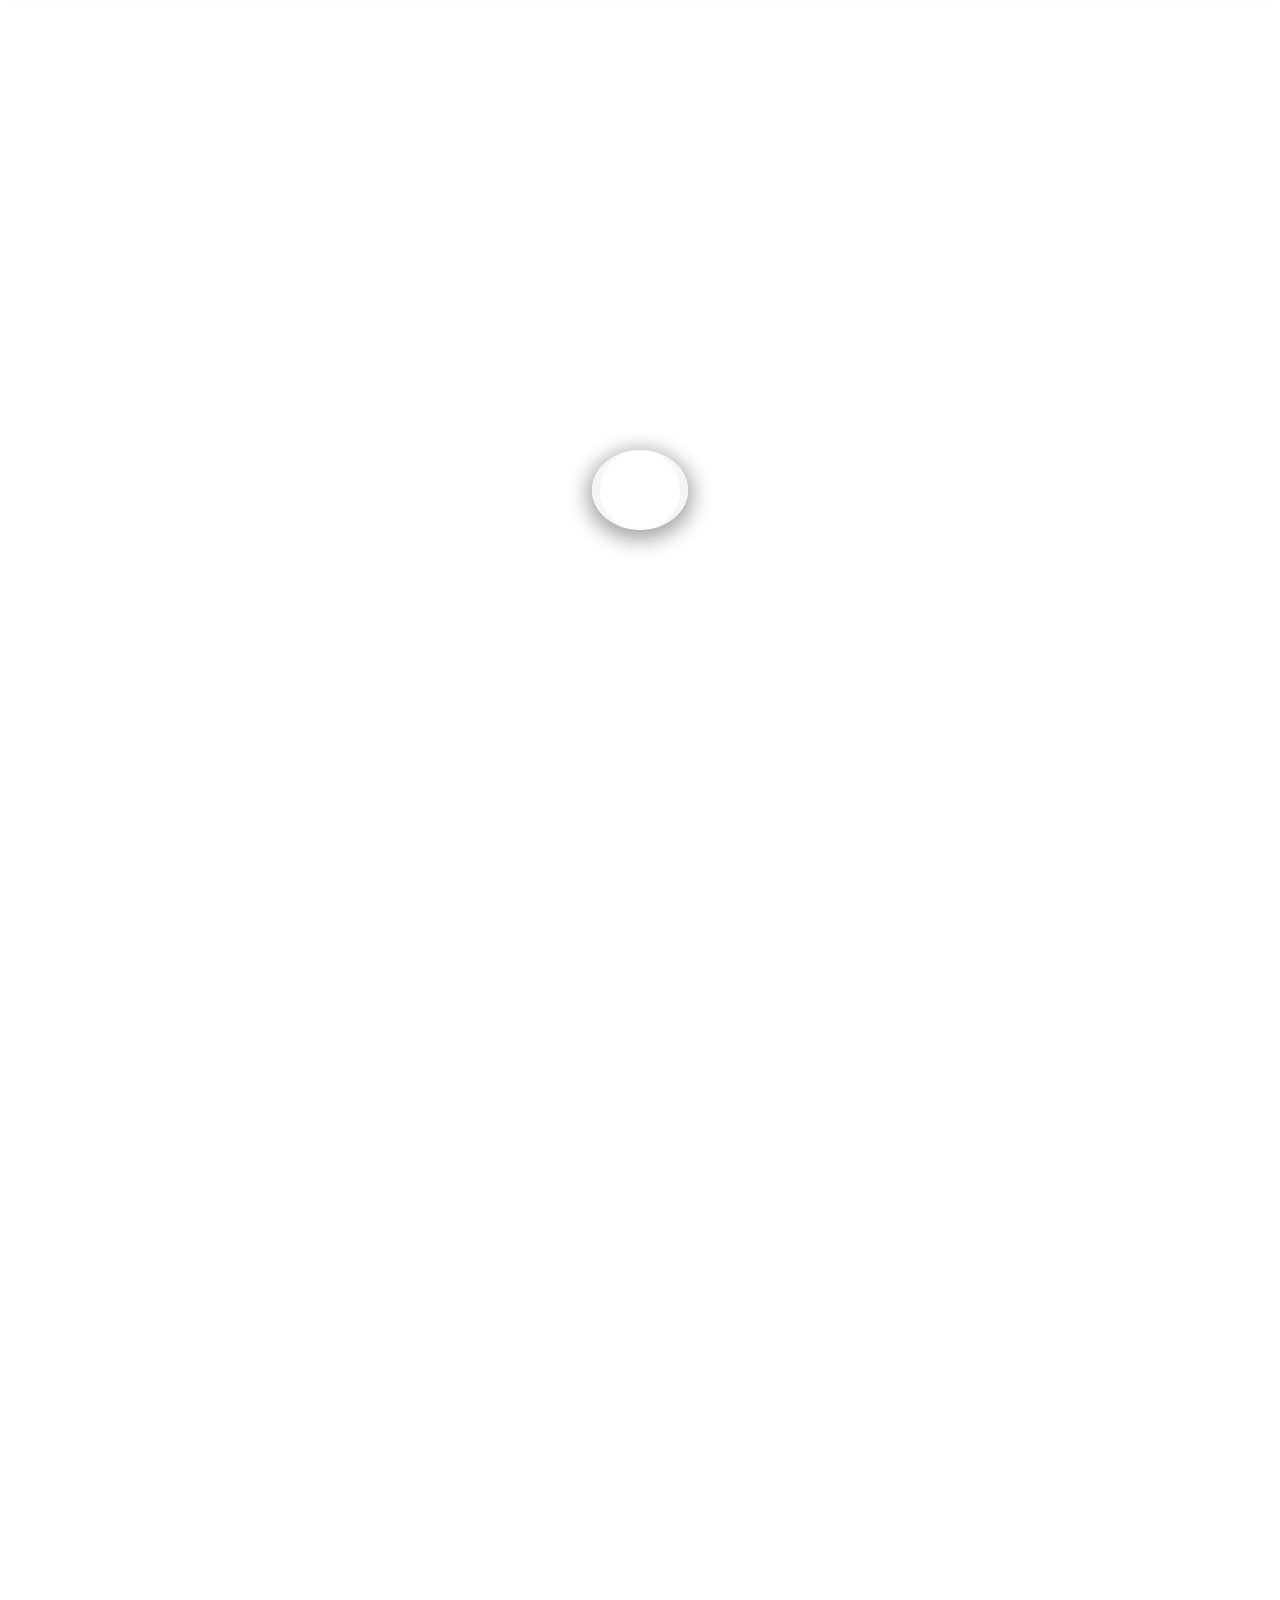
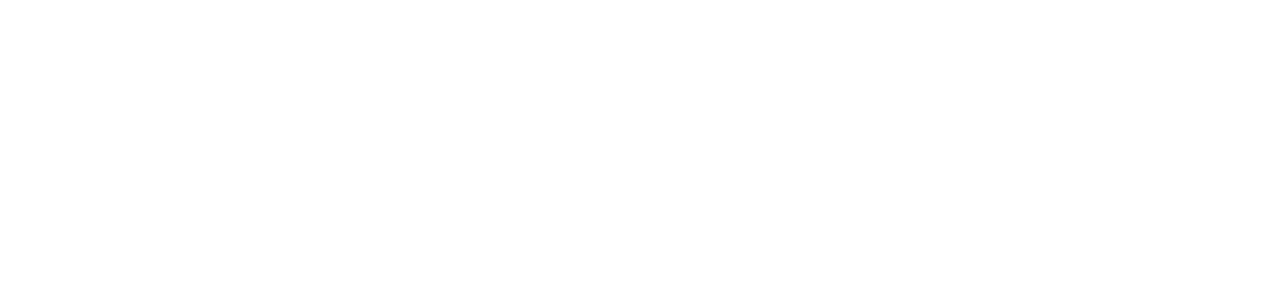
<file: index.html>
<!DOCTYPE html>
<html lang="fr">

<head>
    <meta charset="UTF-8">
    <meta name="viewport" content="width=device-width, initial-scale=1">
    <link rel="stylesheet" type="text/css" href="./css/style.css">
    <title>ohmyfood</title>
    <link rel="preconnect" href="https://fonts.googleapis.com">
    <link rel="preconnect" type="text/css" href="https://fonts.gstatic.com" crossorigin>
    <link href="https://fonts.googleapis.com/css2?family=Raleway:wght@400;500;700&display=swap" rel="stylesheet">
    <link rel="stylesheet" type="text/css"
        href="https://cdnjs.cloudflare.com/ajax/libs/font-awesome/6.2.1/css/all.min.css"
        integrity="sha512-MV7K8+y+gLIBoVD59lQIYicR65iaqukzvf/nwasF0nqhPay5w/9lJmVM2hMDcnK1OnMGCdVK+iQrJ7lzPJQd1w=="
        crossorigin="anonymous" referrerpolicy="no-referrer" />
    <link rel="preconnect" href="https://fonts.googleapis.com">
    <link rel="preconnect" type="text/css" href="https://fonts.gstatic.com" crossorigin>
    <link href="https://fonts.googleapis.com/css2?family=Bigelow+Rules&display=swap" rel="stylesheet">

</head>

<!-- /************** HEADER *****************/ -->

<body>
    <header>
            <div class="spinner_back">
                <div class="spinner"></div>
            </div>
            <div class="container-logo first">
                <img class="logo" src="images/logo/ohmyfood.png" alt="logo">
            </div>
            <div class="adress"><i class="fa-solid fa-location-dot fa-lg"></i>Paris, Belleville</div>
    </header>

    <!-- /************ info ***************/ -->
    <main>
        <div class="info">
            <h1>Réservez le menu qui vous convient</h1>
            <h2 class="title-info">Découvrez des restaurant d'exception, sélectionnés par nos soins.</h2>
            <a class="purple-button" href="">Explorer nos restaurants</a>
        </div>

        <!-- ***************** Fonctionnement ****************** -->
        <div class="fonction">
            <h3>Fonctionnement</h3>
            <div class="fonc-card">
                <article class="card">
                    <p class="little">1</p>
                    <i class="fa-solid fa-mobile-screen-button"></i>
                    <a href="">Choisissez un restaurant</a>
                </article>
                <article class="card">
                    <p class="little">2</p>
                    <i class="fa-solid fa-list-ul"></i>
                    <a href="">Composez votre menu</a>
                </article>
                <article class="card">
                    <p class="little">3</p>
                    <i class="fa-solid fa-store"></i>
                    <a href="">Dégustez au restaurant</a>
                </article>
            </div>
        </div>
        <!-- *****************$ Restaurants *********************** -->
        <div class="rest">
            <h3 class="title-rest">Restaurants</h3>
            <div class="restaurant">
                <div class="rest-card">
                    <article class="card">
                        <a href="La-palette-du-gout.html">
                            <p class="nouveau">Nouveau</p>
                            <img src="images/restaurants/jay-wennington-N_Y88TWmGwA-unsplash.jpg" alt="">
                            <div class="text-card">
                                <div class="container-bottom">
                                    <h3 class="card-title">La palette du goût</h3>
                                    <div class="coeur">
                                        <i class="fa-regular fa-heart"></i>
                                        <i class="fa-solid fa-heart"></i>
                                    </div>
                                </div>
                                <h2>Ménilmontant</h2>
                            </div>
                        </a>
                    </article>
                </div>
                <div class="rest-card">
                    <article class="card">
                        <a href="La-note-enchantée.html">
                            <p class="nouveau">Nouveau</p>
                            <img src="images/restaurants/stil-u2Lp8tXIcjw-unsplash.jpg" alt="">
                            <div class=" text-card">
                                <div class="container-bottom">
                                    <h3 class="card-title">La note enchantée</h3>
                                    <div class="coeur">
                                        <i class="fa-regular fa-heart"></i>
                                        <i class="fa-solid fa-heart"></i>
                                    </div>
                                </div>
                                <h2>Charonne</h2>
                            </div>
                        </a>
                    </article>
                </div>
                <div class="rest-card">
                    <article class="card">
                        <a href="A-la-francaise.html">
                            <img src="images/restaurants/toa-heftiba-DQKerTsQwi0-unsplash.jpg" alt="">
                            <div class="text-card">
                                <div class="container-bottom">
                                    <h3 class="card-title">À la française</h3>
                                    <div class="coeur">
                                        <i class="fa-regular fa-heart"></i>
                                        <i class="fa-solid fa-heart"></i>
                                    </div>
                                </div>
                                <h2>Cité Rouge</h2>
                            </div>
                        </a>
                    </article>
                </div>
                <div class="rest-card">
                    <article class="card">
                        <a href="Le-delice-des-sens.html">
                            <img src="images/restaurants/louis-hansel-shotsoflouis-qNBGVyOCY8Q-unsplash.jpg" alt="">
                            <div class="text-card">
                                <div class="container-bottom">
                                    <h3 class="card-title">La délice des sens</h3>
                                    <div class="coeur">
                                        <i class="fa-regular fa-heart"></i>
                                        <i class="fa-solid fa-heart"></i>
                                    </div>
                                </div>
                                <h2>Folie-Méricourt</h2>
                            </div>
                        </a>
                    </article>
                </div>
            </div>
        </div>
    </main>

    <!-- ************************ FOOTER *************************$ -->

    <footer>
        <img src="images/logo/ohmyfood.png" alt="logo">
        <div class="foot">
            <div class="foot-bottom"><i class="fa-solid fa-utensils"></i><a href="">Proposez un restaurant</a></div>
            <div><i class="fa-solid fa-handshake-angle"></i><a
                    href="mailto:contact@OMF.fr?subject=demande-pour-devenir-partenaire">Devenir
                    partenaire</a></div>
            <a href="">Mentions légales</a>
            <a href="mailto:contact@OMF.fr">Contact</a>
        </div>
    </footer>
</body>

</html>
</file>
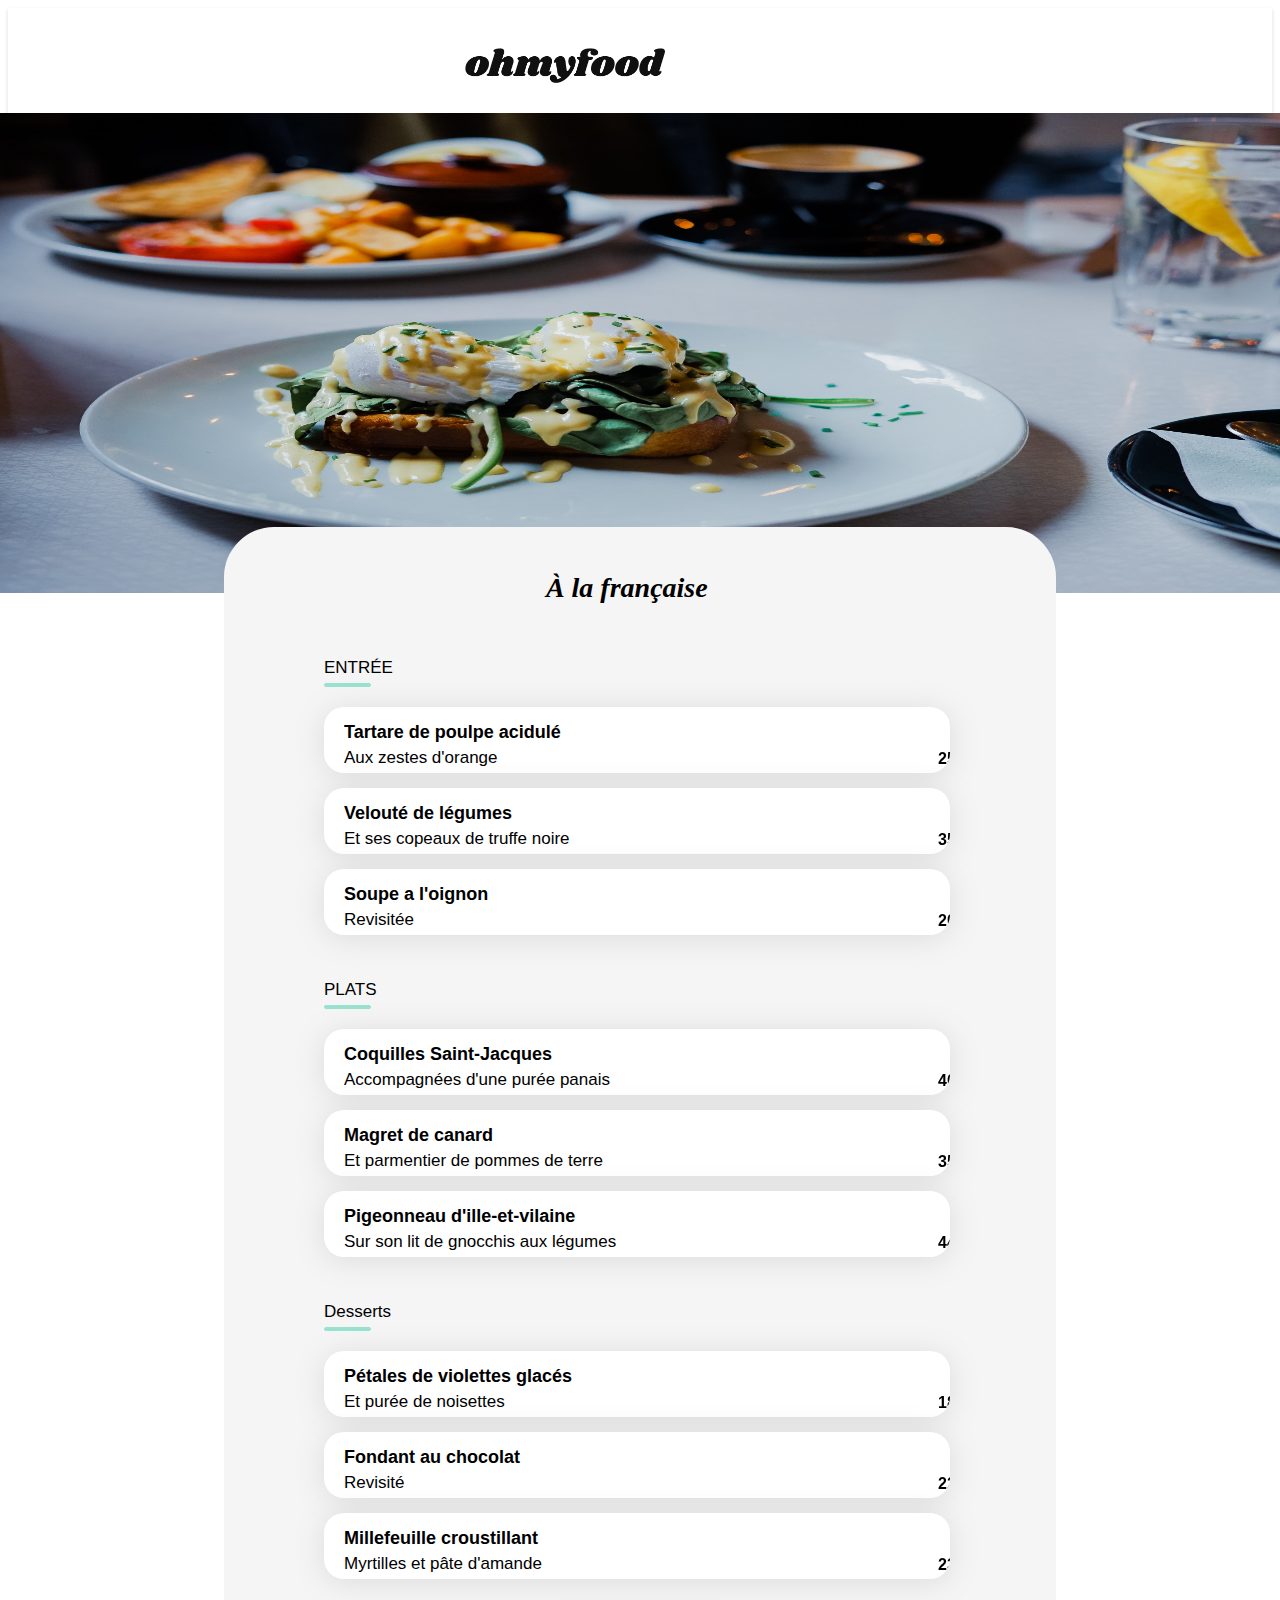
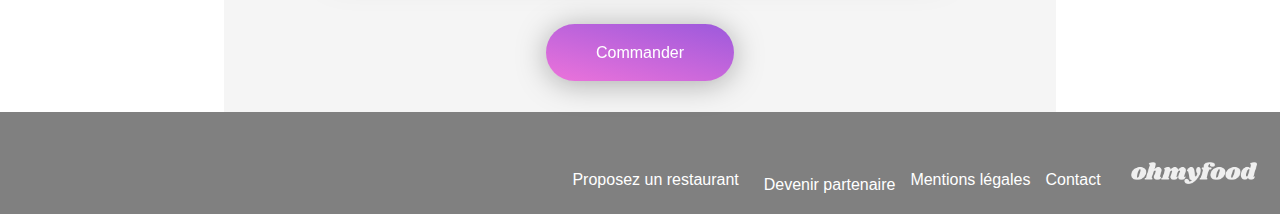
<file: A-la-francaise.html>
<!DOCTYPE html>
<html lang="fr">

<head>
    <meta charset="UTF-8">
    <meta name="viewport" content="width=device-width, initial-scale=1">
    <link rel="stylesheet" type="text/css" href="css/style.css">
    <title>ohmyfood</title>
    <link rel="preconnect" href="https://fonts.googleapis.com">
    <link rel="preconnect" href="https://fonts.gstatic.com" crossorigin>
    <link href="https://fonts.googleapis.com/css2?family=Raleway:wght@400;500;700&display=swap" rel="stylesheet">
    <link rel="stylesheet" href="https://cdnjs.cloudflare.com/ajax/libs/font-awesome/6.2.1/css/all.min.css"
        integrity="sha512-MV7K8+y+gLIBoVD59lQIYicR65iaqukzvf/nwasF0nqhPay5w/9lJmVM2hMDcnK1OnMGCdVK+iQrJ7lzPJQd1w=="
        crossorigin="anonymous" referrerpolicy="no-referrer" />

</head>

<!-- /************** HEADER *****************/ -->

<body>
    <header>
        <div class="container-logo">
            <div class="fleche">
                <a href="index.html"><i class="fa-solid fa-arrow-left fa-xl"></i></a>
            </div>
            <div>
                <img class="logo" src="images/logo/ohmyfood.png" alt="logo">
            </div>
        </div>
    </header>

    <!-- ******* image ************* -->
    <div class="container-top">
        <img class="img-top" src="images/restaurants/toa-heftiba-DQKerTsQwi0-unsplash.jpg" alt="">
    </div>

    <!-- *********** Menu *********** -->

    <main class="container-menu">
        <div class="menu-title">
            <h1 class="main-title">À la française</h1>
            <div class="coeur coeur-big">
                <i class="fa-regular fa-heart"></i>
                <i class="fa-solid fa-heart"></i>
            </div>
        </div>
        <h2 class="type">ENTRÉE</h2>
        <p class="ligne"></p>
        <div class="align-menu">
            <article class="card card1">
                <div class="text-card">
                    <h3 class="card-title">Tartare de poulpe acidulé</h3>
                    <h2>Aux zestes d'orange</h2>
                </div>
                <div class="price-valid">
                    <div>
                        <p class="price">25€</p>
                    </div>
                    <div class="menu-check"><i class="fas fa-check-circle check__ico" aria-hidden="true"></i>
                    </div>
                </div>
            </article>
            <article class="card card2">
                <div class="text-card">
                    <h3 class="card-title">Velouté de légumes</h3>
                    <h2>Et ses copeaux de truffe noire</h2>
                </div>
                <div class="price-valid">
                    <div>
                        <p class="price">35€</p>
                    </div>
                    <div class="menu-check"><i class="fas fa-check-circle check__ico" aria-hidden="true"></i>
                    </div>
                </div>
            </article>
            <article class="card card3">
                <div class="text-card">
                    <h3 class="card-title">Soupe a l'oignon</h3>
                    <h2>Revisitée</h2>
                </div>
                <div class="price-valid">
                    <div>
                        <p class="price">20€</p>
                    </div>
                    <div class="menu-check"><i class="fas fa-check-circle check__ico" aria-hidden="true"></i>
                    </div>
                </div>
            </article>
        </div>


        <h2 class="type">PLATS</h2>
        <p class="ligne"></p>
        <div class="align-menu">
            <article class="card">
                <div class="text-card">
                    <h3 class="card-title">Coquilles Saint-Jacques</h3>
                    <h2>Accompagnées d'une purée panais</h2>
                </div>
                <div class="price-valid">
                    <div>
                        <p class="price">40€</p>
                    </div>
                    <div class="menu-check"><i class="fas fa-check-circle check__ico" aria-hidden="true"></i>
                    </div>
                </div>
            </article>
            <article class="card">
                <div class="text-card">
                    <h3 class="card-title">Magret de canard</h3>
                    <h2>Et parmentier de pommes de terre</h2>
                </div>
                <div class="price-valid">
                    <div>
                        <p class="price">35€</p>
                    </div>
                    <div class="menu-check"><i class="fas fa-check-circle check__ico" aria-hidden="true"></i>
                    </div>
                </div>
            </article>
            <article class="card">
                <div class="text-card">
                    <h3 class="card-title">Pigeonneau d'ille-et-vilaine</h3>
                    <h2>Sur son lit de gnocchis aux légumes</h2>
                </div>
                <div class="price-valid">
                    <div>
                        <p class="price">44€</p>
                    </div>
                    <div class="menu-check"><i class="fas fa-check-circle check__ico" aria-hidden="true"></i>
                    </div>
                </div>
            </article>
        </div>

        <h2 class="type">Desserts</h2>
        <p class="ligne"></p>
        <div class="align-menu">
            <article class="card">
                <div class="text-card">
                    <h3 class="card-title">Pétales de violettes glacés</h3>
                    <h2>Et purée de noisettes</h2>
                </div>
                <div class="price-valid">
                    <div>
                        <p class="price">18€</p>
                    </div>
                    <div class="menu-check"><i class="fas fa-check-circle check__ico" aria-hidden="true"></i>
                    </div>
                </div>
            </article>
            <article class="card">
                <div class="text-card">
                    <h3 class="card-title">Fondant au chocolat</h3>
                    <h2>Revisité</h2>
                </div>
                <div class="price-valid">
                    <div>
                        <p class="price">22€</p>
                    </div>
                    <div class="menu-check"><i class="fas fa-check-circle check__ico" aria-hidden="true"></i>
                    </div>
                </div>
            </article>
            <article class="card">
                <div class="text-card">
                    <h3 class="card-title">Millefeuille croustillant</h3>
                    <h2>Myrtilles et pâte d'amande</h2>
                </div>
                <div class="price-valid">
                    <div>
                        <p class="price">23€</p>
                    </div>
                </div>
                <div class="menu-check"><i class="fas fa-check-circle check__ico" aria-hidden="true"></i>
                </div>
            </article>
        </div>

        <div class="commander"><a class="purple-button" href="">Commander</a></div>

    </main>
        <!-- ************************ FOOTER *************************$ -->
        <footer>
            <img src="images/logo/ohmyfood.png" alt="logo">
            <div class="foot">
                <div class="foot-bottom"><i class="fa-solid fa-utensils"></i><a href="">Proposez un restaurant</a></div>
                <div><i class="fa-solid fa-handshake-angle"></i><a
                        href="mailto:contact@OMF.fr?subject=demande-pour-devenir-partenaire">Devenir
                        partenaire</a></div>
                <a href="">Mentions légales</a>
                <a href="mailto:contact@OMF.fr">Contact</a>
            </div>
        </footer>
</body>
</file>
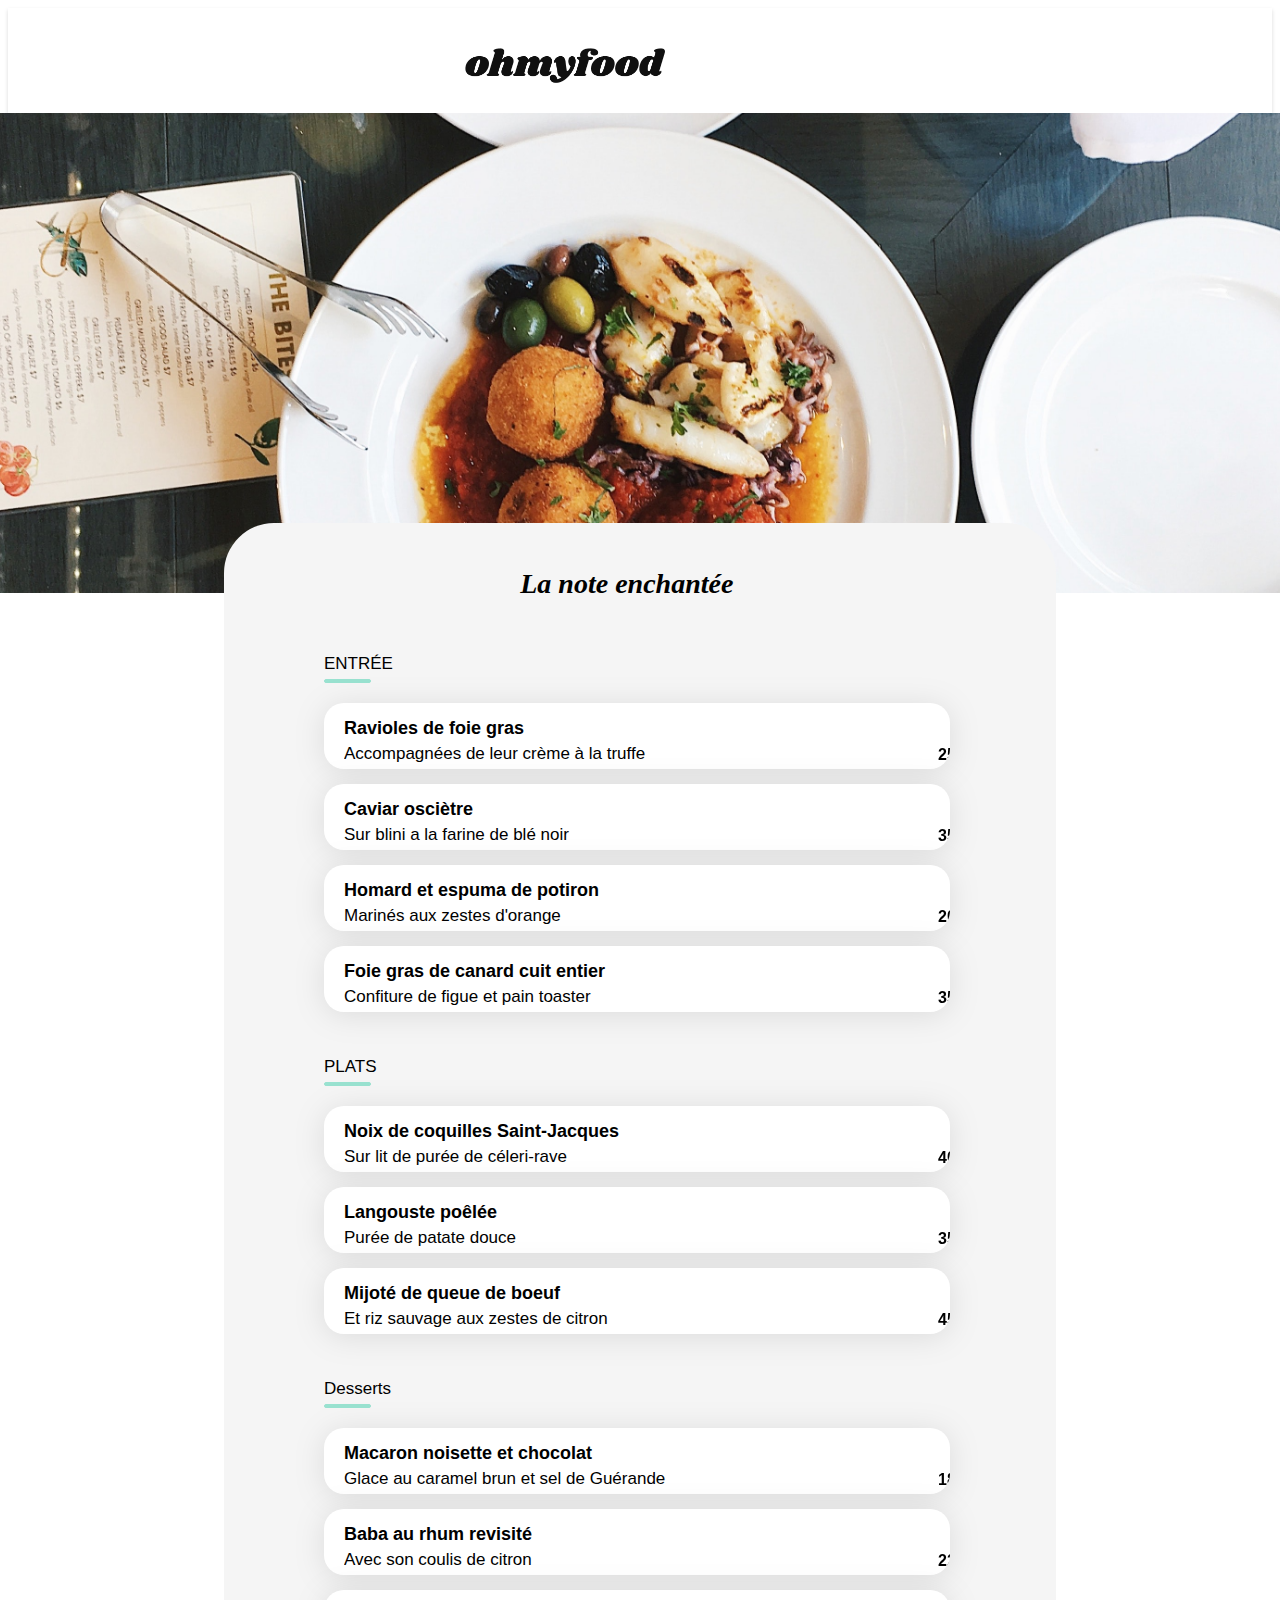
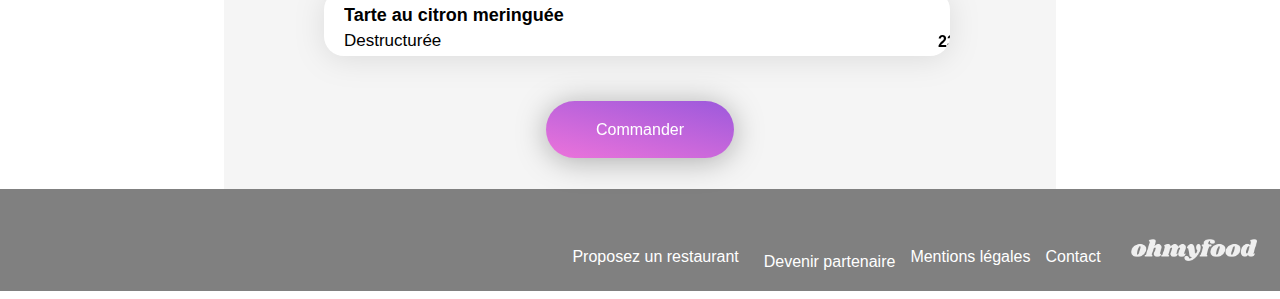
<file: La-note-enchantée.html>
<!DOCTYPE html>
<html lang="fr">

<head>
    <meta charset="UTF-8">
    <meta name="viewport" content="width=device-width, initial-scale=1">
    <link rel="stylesheet" type="text/css" href="css/style.css">
    <title>ohmyfood</title>
    <link rel="preconnect" href="https://fonts.googleapis.com">
    <link rel="preconnect" href="https://fonts.gstatic.com" crossorigin>
    <link href="https://fonts.googleapis.com/css2?family=Raleway:wght@400;500;700&display=swap" rel="stylesheet">
    <link rel="stylesheet" href="https://cdnjs.cloudflare.com/ajax/libs/font-awesome/6.2.1/css/all.min.css"
        integrity="sha512-MV7K8+y+gLIBoVD59lQIYicR65iaqukzvf/nwasF0nqhPay5w/9lJmVM2hMDcnK1OnMGCdVK+iQrJ7lzPJQd1w=="
        crossorigin="anonymous" referrerpolicy="no-referrer" />
    <link rel="preconnect" href="https://fonts.googleapis.com">
    <link rel="preconnect" href="https://fonts.gstatic.com" crossorigin>
    <link href="https://fonts.googleapis.com/css2?family=Bigelow+Rules&display=swap" rel="stylesheet">

</head>

<!-- /************** HEADER *****************/ -->

<body>
    <header>
        <div class="container-logo">
            <a href="index.html"><i class="fa-solid fa-arrow-left fa-xl"></i></a>
            <img class="logo" src="images/logo/ohmyfood.png" alt="logo">
        </div>
    </header>

    <!-- ******* image ************* -->

    <img class="img-top img-turn" src="images/restaurants/stil-u2Lp8tXIcjw-unsplash.jpg" alt="">

    <!-- *********** Menu *********** -->

    <main class="container-menu">
        <div class="menu-title">
            <h1 class="main-title">La note enchantée</h1>
            <div class="coeur coeur-big">
                <i class="fa-regular fa-heart"></i>
                <i class="fa-solid fa-heart"></i>
            </div>
        </div>
        <h2 class="type">ENTRÉE</h2>
        <p class="ligne"></p>
        <div class="align-menu align-menu2">
            <article class="card">
                <div class="text-card">
                    <h3 class="card-title">Ravioles de foie gras</h3>
                    <h2>Accompagnées de leur crème à la truffe</h2>
                </div>
                <div class="price-valid">
                    <div>
                        <p class="price">25€</p>
                    </div>
                    <div class="menu-check"><i class="fas fa-check-circle check__ico" aria-hidden="true"></i>
                    </div>
                </div>
            </article>
            <article class="card">
                <div class="text-card">
                    <h3 class="card-title">Caviar osciètre</h3>
                    <h2>Sur blini a la farine de blé noir</h2>
                </div>
                <div class="price-valid">
                    <div>
                        <p class="price">35€</p>
                    </div>
                    <div class="menu-check"><i class="fas fa-check-circle check__ico" aria-hidden="true"></i>
                    </div>
                </div>
            </article>
            <article class="card">
                <div class="text-card">
                    <h3 class="card-title">Homard et espuma de potiron</h3>
                    <h2>Marinés aux zestes d'orange</h2>
                </div>
                <div class="price-valid">
                    <div>
                        <p class="price">20€</p>
                    </div>
                    <div class="menu-check"><i class="fas fa-check-circle check__ico" aria-hidden="true"></i>
                    </div>
                </div>
            </article>
            <article class="card">
                <div class="text-card">
                    <h3 class="card-title">Foie gras de canard cuit entier</h3>
                    <h2>Confiture de figue et pain toaster</h2>
                </div>
                <div class="price-valid">
                    <div>
                        <p class="price">35€</p>
                    </div>
                    <div class="menu-check"><i class="fas fa-check-circle check__ico" aria-hidden="true"></i>
                    </div>
                </div>
            </article>
        </div>

        <h2 class="type">PLATS</h2>
        <p class="ligne"></p>
        <div class="align-menu">
            <article class="card">
                <div class="text-card">
                    <h3 class="card-title">Noix de coquilles Saint-Jacques</h3>
                    <h2>Sur lit de purée de céleri-rave</h2>
                </div>
                <div class="price-valid">
                    <div>
                        <p class="price">40€</p>
                    </div>
                    <div class="menu-check"><i class="fas fa-check-circle check__ico" aria-hidden="true"></i>
                    </div>
                </div>
            </article>
            <article class="card">
                <div class="text-card">
                    <h3 class="card-title">Langouste poêlée</h3>
                    <h2>Purée de patate douce</h2>
                </div>
                <div class="price-valid">
                    <div>
                        <p class="price">35€</p>
                    </div>
                    <div class="menu-check"><i class="fas fa-check-circle check__ico" aria-hidden="true"></i>
                    </div>
                </div>
            </article>
            <article class="card">
                <div class="text-card">
                    <h3 class="card-title">Mijoté de queue de boeuf</h3>
                    <h2>Et riz sauvage aux zestes de citron</h2>
                </div>
                <div class="price-valid">
                    <div>
                        <p class="price">45€</p>
                    </div>
                    <div class="menu-check"><i class="fas fa-check-circle check__ico" aria-hidden="true"></i>
                    </div>
                </div>
            </article>
        </div>

        <h2 class="type">Desserts</h2>
        <p class="ligne"></p>
        <div class="align-menu">
            <article class="card">
                <div class="text-card">
                    <h3 class="card-title">Macaron noisette et chocolat</h3>
                    <h2>Glace au caramel brun et sel de Guérande</h2>
                </div>
                <div class="price-valid">
                    <p class="price">18€</p>
                </div>
                <div class="menu-check"><i class="fas fa-check-circle check__ico" aria-hidden="true"></i>
                </div>
            </article>
            <article class="card">
                <div class="text-card">
                    <h3 class="card-title">Baba au rhum revisité</h3>
                    <h2>Avec son coulis de citron</h2>
                </div>
                <div class="price-valid">
                    <div>
                        <p class="price">22€</p>
                    </div>
                    <div class="menu-check"><i class="fas fa-check-circle check__ico" aria-hidden="true"></i>
                    </div>
                </div>
            </article>
            <article class="card">
                <div class="text-card">
                    <h3 class="card-title">Tarte au citron meringuée</h3>
                    <h2>Destructurée</h2>
                </div>
                <div class="price-valid">
                    <div>
                        <p class="price">23€</p>
                    </div>
                    <div class="menu-check"><i class="fas fa-check-circle check__ico" aria-hidden="true"></i>
                    </div>
                </div>
            </article>
        </div>

        <div class="commander"><a class="purple-button" href="">Commander</a></div>

    </main>

    <!-- ************************ FOOTER *************************$ -->

    <footer>
        <img src="images/logo/ohmyfood.png" alt="logo">
        <div class="foot">
            <div class="foot-bottom"><i class="fa-solid fa-utensils"></i><a href="">Proposez un restaurant</a></div>
            <div><i class="fa-solid fa-handshake-angle"></i><a
                    href="mailto:contact@OMF.fr?subject=demande-pour-devenir-partenaire">Devenir
                    partenaire</a></div>
            <a href="">Mentions légales</a>
            <a href="mailto:contact@OMF.fr">Contact</a>
        </div>
    </footer>
</body>
</file>
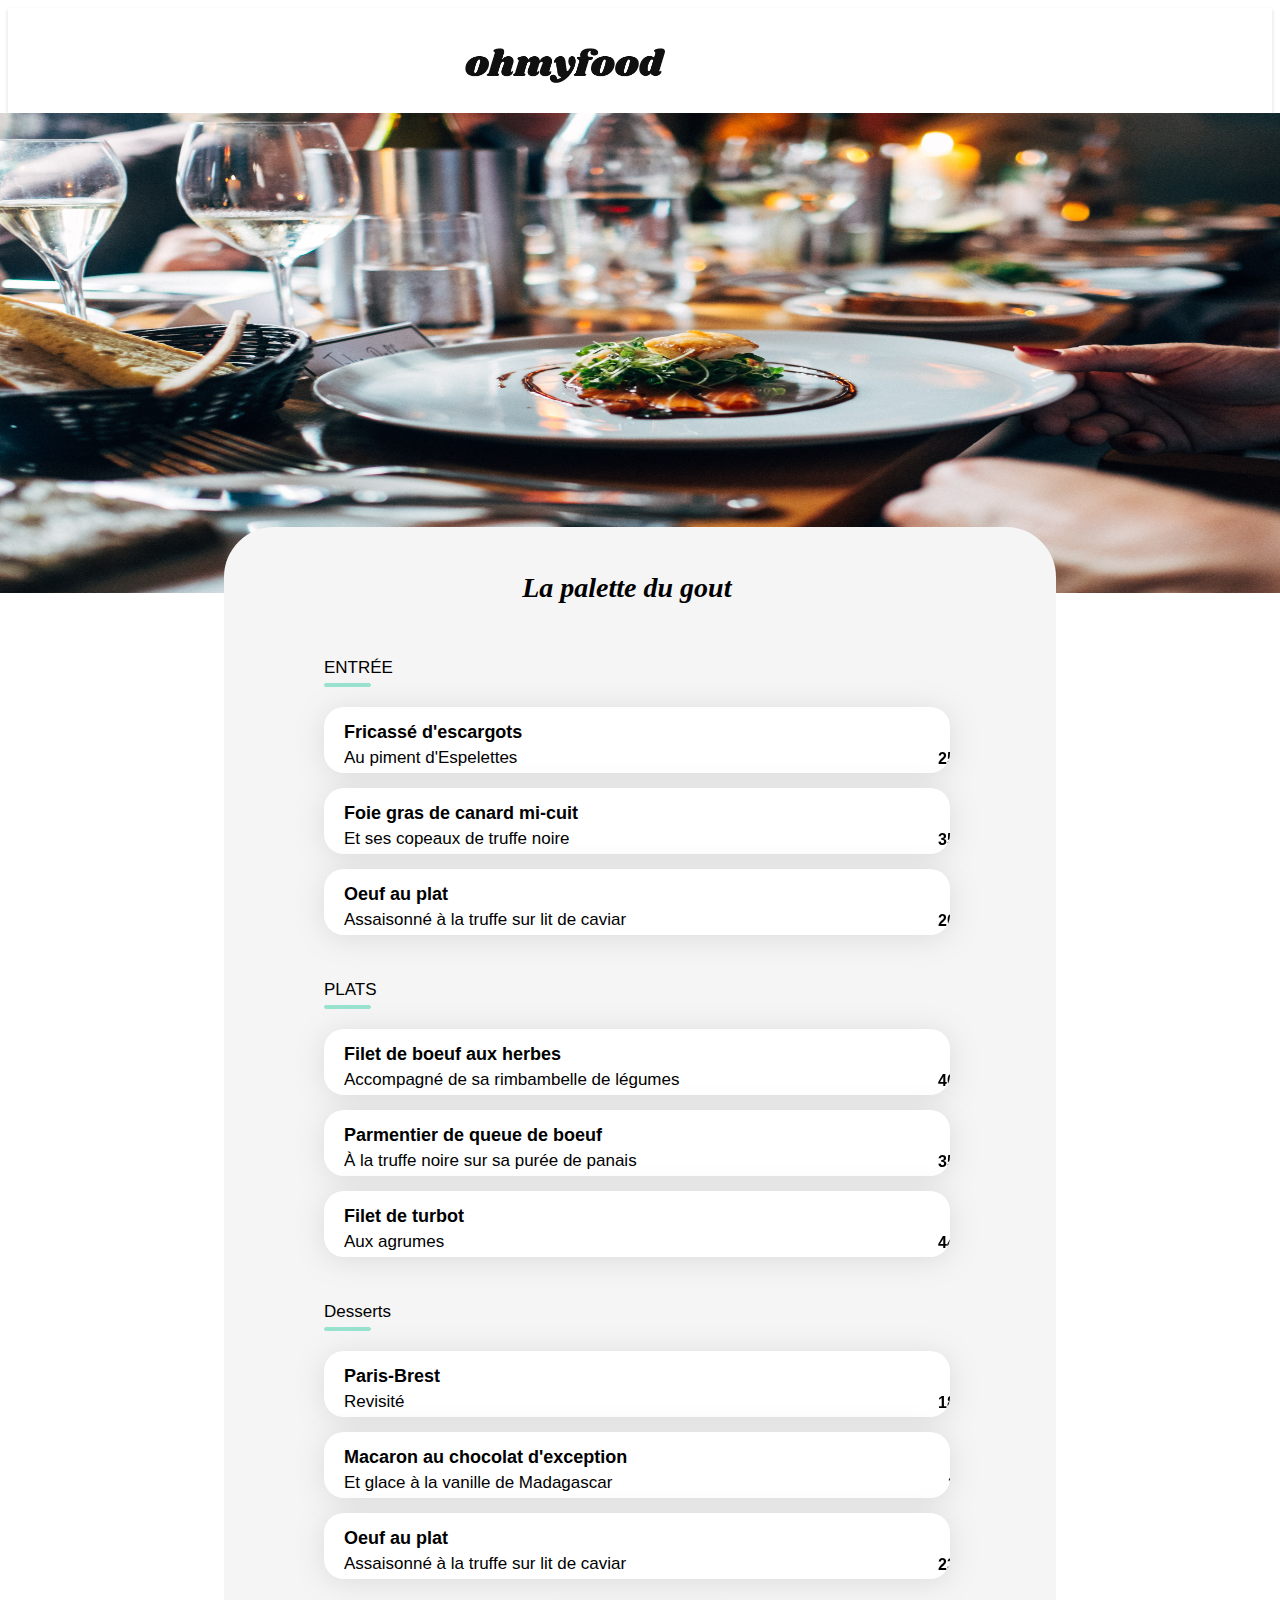
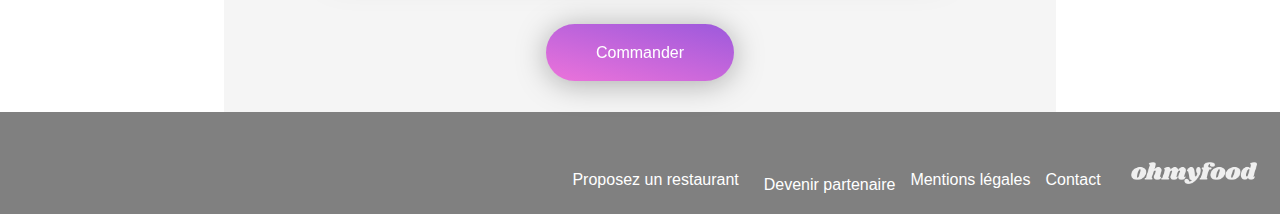
<file: La-palette-du-gout.html>
<!DOCTYPE html>
<html lang="fr">

<head>
    <meta charset="UTF-8">
    <meta name="viewport" content="width=device-width, initial-scale=1">
    <link rel="stylesheet" type="text/css" href="css/style.css">
    <title>ohmyfood</title>
    <link rel="preconnect" href="https://fonts.googleapis.com">
    <link rel="preconnect" href="https://fonts.gstatic.com" crossorigin>
    <link href="https://fonts.googleapis.com/css2?family=Raleway:wght@400;500;700&display=swap" rel="stylesheet">
    <link rel="stylesheet" href="https://cdnjs.cloudflare.com/ajax/libs/font-awesome/6.2.1/css/all.min.css"
        integrity="sha512-MV7K8+y+gLIBoVD59lQIYicR65iaqukzvf/nwasF0nqhPay5w/9lJmVM2hMDcnK1OnMGCdVK+iQrJ7lzPJQd1w=="
        crossorigin="anonymous" referrerpolicy="no-referrer" />

</head>

<!-- /************** HEADER *****************/ -->

<body>
    <header>
        <div class="container-logo">
            <a href="index.html"><i class="fa-solid fa-arrow-left fa-xl"></i></a>
            <img class="logo" src="images/logo/ohmyfood.png" alt="logo">
        </div>
    </header>

    <!-- ******* image ************* -->
    <div class="container-top">
        <img class="img-top" src="images/restaurants/jay-wennington-N_Y88TWmGwA-unsplash.jpg" alt="">
    </div>

    <!-- *********** Menu *********** -->

    <main class="container-menu">
        <div class="menu-title">
            <h1 class="main-title">La palette du gout</h1>
            <div class="coeur coeur-big">
                <i class="fa-regular fa-heart"></i>
                <i class="fa-solid fa-heart"></i>
            </div>
        </div>
        <h2 class="type">ENTRÉE</h2>
        <p class="ligne"></p>
        <div class="align-menu">
            <article class="card">
                <div class="text-card">
                    <h3 class="card-title">Fricassé d'escargots</h3>
                    <h2>Au piment d'Espelettes</h2>
                </div>
                <div class="price-valid">
                    <p class="price">25€</p>
                </div>
                <div class="menu-check"><i class="fas fa-check-circle check__ico" aria-hidden="true"></i>
                </div>
            </article>
            <article class="card">
                <div class="text-card">
                    <h3 class="card-title">Foie gras de canard mi-cuit</h3>
                    <h2>Et ses copeaux de truffe noire</h2>
                </div>
                <div class="price-valid">
                    <div>
                        <p class="price">35€</p>
                    </div>
                    <div class="menu-check"><i class="fas fa-check-circle check__ico" aria-hidden="true"></i>
                    </div>
                </div>

            </article>
            <article class="card">
                <div class="text-card">
                    <h3 class="card-title">Oeuf au plat</h3>
                    <h2>Assaisonné à la truffe sur lit de caviar</h2>
                </div>
                <div class="price-valid">
                    <div>
                        <p class="price">20€</p>
                    </div>
                    <div class="menu-check"><i class="fas fa-check-circle check__ico" aria-hidden="true"></i>
                    </div>
                </div>
            </article>
        </div>

        <h2 class="type">PLATS</h2>
        <p class="ligne"></p>
        <div class="align-menu">
            <article class="card">
                <div class="text-card">
                    <h3 class="card-title">Filet de boeuf aux herbes</h3>
                    <h2>Accompagné de sa rimbambelle de légumes</h2>
                </div>
                <div class="price-valid">
                    <div>
                        <p class="price">40€</p>
                    </div>
                    <div class="menu-check"><i class="fas fa-check-circle check__ico" aria-hidden="true"></i>
                    </div>
                </div>
            </article>
            <article class="card">
                <div class="text-card">
                    <h3 class="card-title">Parmentier de queue de boeuf</h3>
                    <h2>À la truffe noire sur sa purée de panais</h2>
                </div>
                <div class="price-valid">
                    <p class="price">35€</p>
                    <div class="menu-check"><i class="fas fa-check-circle check__ico" aria-hidden="true"></i>
                    </div>
                </div>
            </article>
            <article class="card">
                <div class="text-card">
                    <h3 class="card-title">Filet de turbot</h3>
                    <h2>Aux agrumes</h2>
                </div>
                <div class="price-valid">
                    <div>
                        <p class="price">44€</p>
                    </div>
                    <div class="menu-check"><i class="fas fa-check-circle check__ico" aria-hidden="true"></i>
                    </div>
                </div>
            </article>
        </div>

        <h2 class="type">Desserts</h2>
        <p class="ligne"></p>
        <div class="align-menu">
            <article class="card">
                <div class="text-card">
                    <h3 class="card-title">Paris-Brest</h3>
                    <h2>Revisité</h2>
                </div>
                <div class="price-valid">
                    <div>
                        <p class="price">18€</p>
                    </div>
                    <div class="menu-check"><i class="fas fa-check-circle check__ico" aria-hidden="true"></i>
                    </div>
                </div>
            </article>
            <article class="card">
                <div class="text-card">
                    <h3 class="card-title">Macaron au chocolat d'exception</h3>
                    <h2>Et glace à la vanille de Madagascar</h2>
                </div>
                <div class="price-valid">
                    <div>
                        <p>22€</p>
                    </div>
                    <div class="menu-check"><i class="fas fa-check-circle check__ico" aria-hidden="true"></i>
                    </div>
                </div>
            </article>
            <article class="card">
                <div class="text-card">
                    <h3 class="card-title">Oeuf au plat</h3>
                    <h2>Assaisonné à la truffe sur lit de caviar</h2>
                </div>
                <div class="price-valid">
                    <div>
                        <p class="price">23€</p>
                    </div>
                    <div class="menu-check"><i class="fas fa-check-circle check__ico" aria-hidden="true"></i>
                    </div>
                </div>
            </article>
        </div>

        <div class="commander"><a class="purple-button" href="">Commander</a></div>

    </main>

    <!-- ************************ FOOTER *************************$ -->

    <footer>
        <img src="images/logo/ohmyfood.png" alt="logo">
        <div class="foot">
            <div class="foot-bottom"><i class="fa-solid fa-utensils"></i><a href="">Proposez un restaurant</a></div>
            <div><i class="fa-solid fa-handshake-angle"></i><a
                    href="mailto:contact@OMF.fr?subject=demande-pour-devenir-partenaire">Devenir
                    partenaire</a></div>
            <a href="">Mentions légales</a>
            <a href="mailto:contact@OMF.fr">Contact</a>
        </div>
    </footer>
</body>
</file>
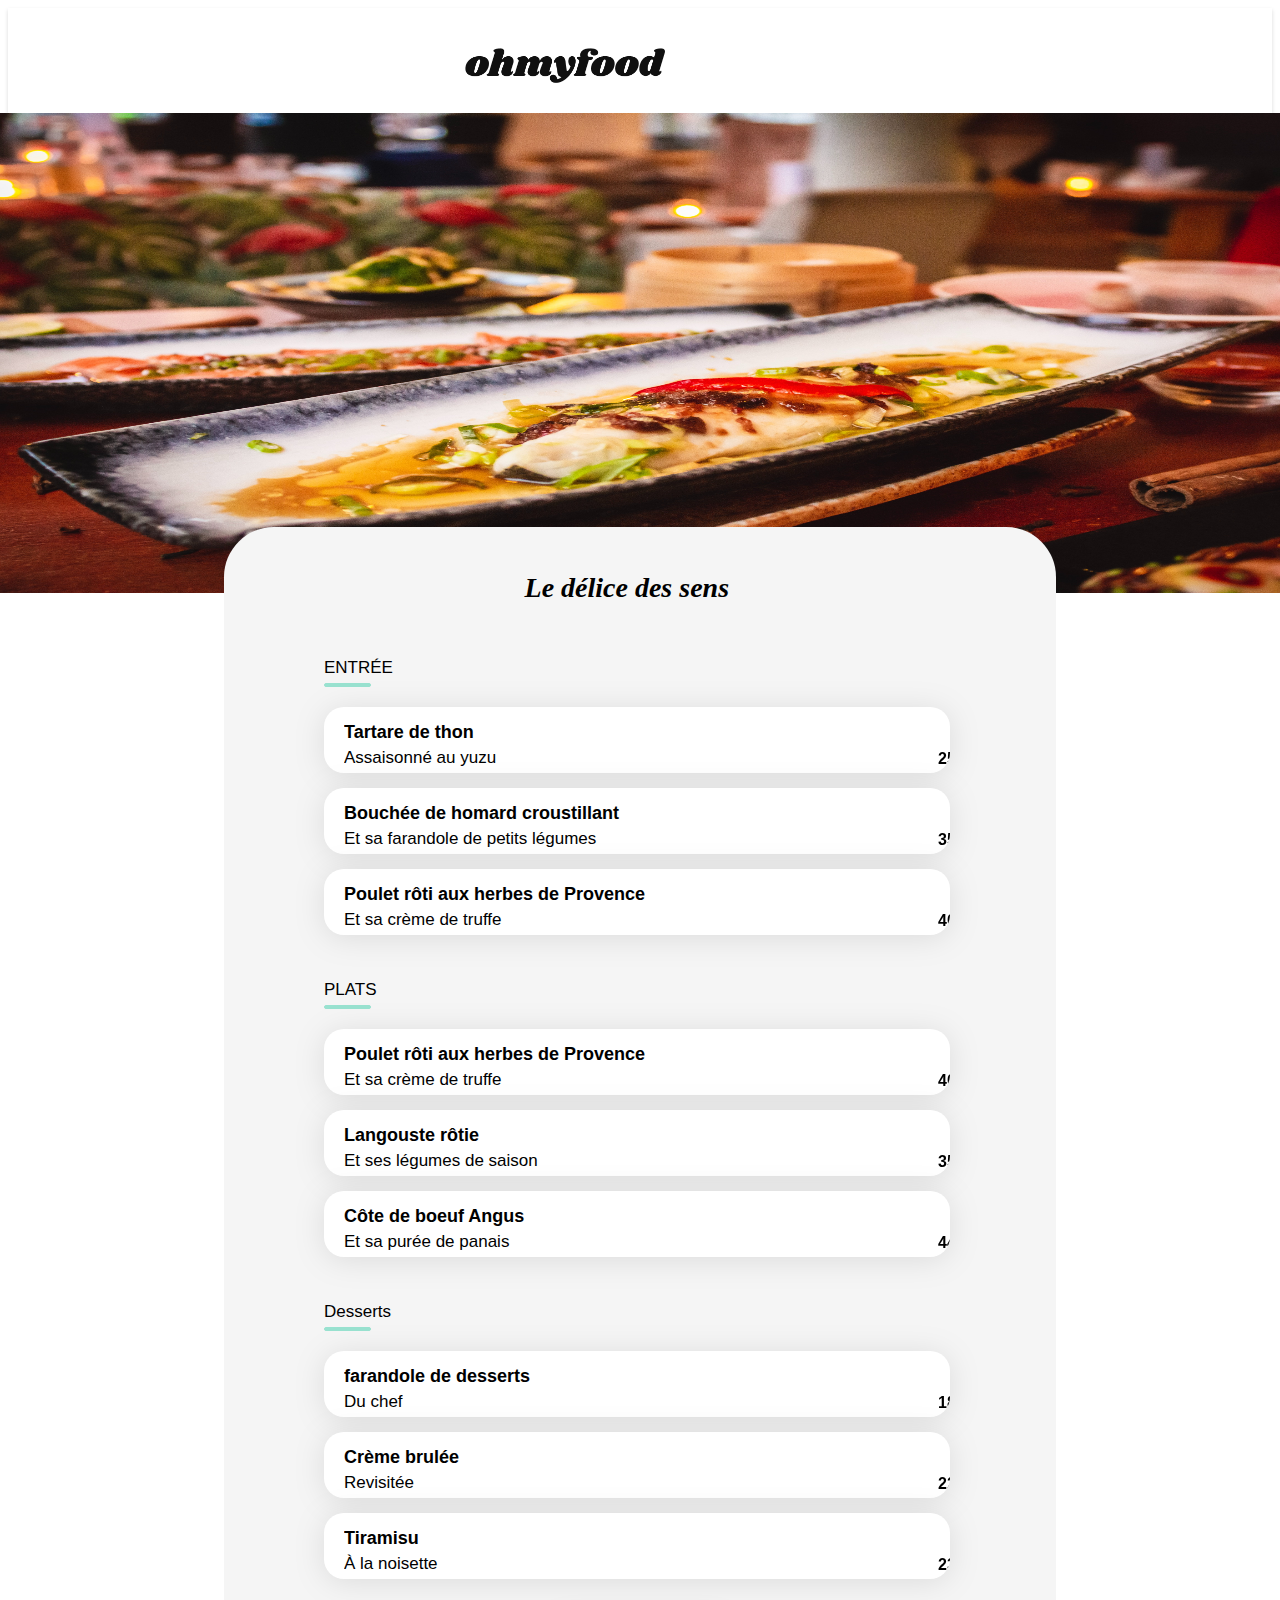
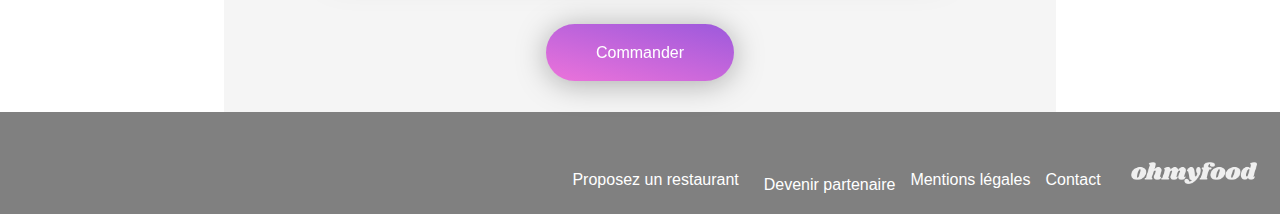
<file: Le-delice-des-sens.html>
<!DOCTYPE html>
<html lang="fr">

<head>
    <meta charset="UTF-8">
    <meta name="viewport" content="width=device-width, initial-scale=1">
    <link rel="stylesheet" type="text/css" href="css/style.css">
    <title>ohmyfood</title>
    <link rel="preconnect" href="https://fonts.googleapis.com">
    <link rel="preconnect" href="https://fonts.gstatic.com" crossorigin>
    <link href="https://fonts.googleapis.com/css2?family=Raleway:wght@400;500;700&display=swap" rel="stylesheet">
    <link rel="stylesheet" href="https://cdnjs.cloudflare.com/ajax/libs/font-awesome/6.2.1/css/all.min.css"
        integrity="sha512-MV7K8+y+gLIBoVD59lQIYicR65iaqukzvf/nwasF0nqhPay5w/9lJmVM2hMDcnK1OnMGCdVK+iQrJ7lzPJQd1w=="
        crossorigin="anonymous" referrerpolicy="no-referrer" />

</head>

<!-- /************** HEADER *****************/ -->

<body>
    <header>
        <div class="container-logo">
            <a href="index.html"><i class="fa-solid fa-arrow-left fa-xl"></i></a>
            <img class="logo" src="images/logo/ohmyfood.png" alt="logo">
        </div>
    </header>

    <!-- ******* image ************* -->
    <div>
        <img class="img-top" src="images/restaurants/louis-hansel-shotsoflouis-qNBGVyOCY8Q-unsplash.jpg" alt="">
    </div>

    <!-- *********** Menu *********** -->

    <main class="container-menu">
        <div class="menu-title">
            <h1 class="main-title">Le délice des sens</h1>
            <div class="coeur coeur-big">
                <i class="fa-regular fa-heart"></i>
                <i class="fa-solid fa-heart"></i>
            </div>
        </div>
        <h2 class="type">ENTRÉE</h2>
        <p class="ligne"></p>
        <div class="align-menu">
            <article class="card">
                <div class="text-card">
                    <h3 class="card-title">Tartare de thon</h3>
                    <h2>Assaisonné au yuzu</h2>
                </div>
                <div class="price-valid"></div>
                <div>
                    <p class="price">25€</p>
                </div>
                <div class="menu-check"><i class="fas fa-check-circle check__ico" aria-hidden="true"></i>
                </div>
            </article>
            <article class="card">
                <div class="text-card">
                    <h3 class="card-title">Bouchée de homard croustillant</h3>
                    <h2>Et sa farandole de petits légumes</h2>
                </div>
                <div class="price-valid"></div>
                <div>
                    <p class="price">35€</p>
                </div>
                <div class="menu-check"><i class="fas fa-check-circle check__ico" aria-hidden="true"></i>
                </div>
            </article>
            <article class="card">
                <div class="text-card">
                    <h3 class="card-title">Poulet rôti aux herbes de Provence</h3>
                    <h2>Et sa crème de truffe</h2>
                </div>
                <div class="price-valid">
                    <div>
                        <p class="price">40€</p>
                    </div>
                    <div class="menu-check"><i class="fas fa-check-circle check__ico" aria-hidden="true"></i>
                    </div>
                </div>
            </article>
        </div>

        <h2 class="type">PLATS</h2>
        <p class="ligne"></p>
        <div class="align-menu">
            <article class="card">
                <div class="text-card">
                    <h3 class="card-title">Poulet rôti aux herbes de Provence</h3>
                    <h2>Et sa crème de truffe</h2>
                </div>
                <div class="price-valid"></div>
                <div>
                    <p class="price">40€</p>
                </div>
                <div class="menu-check"><i class="fas fa-check-circle check__ico" aria-hidden="true"></i>
                </div>
            </article>
            <article class="card">
                <div class="text-card">
                    <h3 class="card-title">Langouste rôtie</h3>
                    <h2>Et ses légumes de saison</h2>
                </div>
                <div class="price-valid"></div>
                <div>
                    <p class="price">35€</p>
                </div>
                <div class="menu-check"><i class="fas fa-check-circle check__ico" aria-hidden="true"></i>
                </div>
            </article>
            <article class="card">
                <div class="text-card">
                    <h3 class="card-title">Côte de boeuf Angus</h3>
                    <h2>Et sa purée de panais</h2>
                </div>
                <div class="price-valid">
                    <div>
                        <p class="price">44€</p>
                    </div>
                    <div class="menu-check"><i class="fas fa-check-circle check__ico" aria-hidden="true"></i>
                    </div>
                </div>
            </article>
        </div>

        <h2 class="type">Desserts</h2>
        <p class="ligne"></p>
        <div class="align-menu">
            <article class="card">
                <div class="text-card">
                    <h3 class="card-title">farandole de desserts</h3>
                    <h2>Du chef</h2>
                </div>
                <div class="price-valid">
                    <div>
                        <p class="price">18€</p>
                    </div>
                    <div class="menu-check"><i class="fas fa-check-circle check__ico" aria-hidden="true"></i>
                    </div>
                </div>
            </article>
            <article class="card">
                <div class="text-card">
                    <h3 class="card-title">Crème brulée</h3>
                    <h2>Revisitée</h2>
                </div>
                <div class="price-valid">
                    <div>
                        <p class="price">22€</p>
                    </div>
                    <div class="menu-check"><i class="fas fa-check-circle check__ico" aria-hidden="true"></i>
                    </div>
                </div>
            </article>
            <article class="card">
                <div class="text-card">
                    <h3 class="card-title">Tiramisu</h3>
                    <h2>À la noisette</h2>
                </div>
                <div class="price-valid">
                    <p class="price">23€</p>
                </div>
                <div class="menu-check"><i class="fas fa-check-circle check__ico" aria-hidden="true"></i>
                </div>
            </article>
        </div>

        <div class="commander"><a class="purple-button" href="">Commander</a></div>

    </main>
    <!-- ************************ FOOTER *************************$ -->
    <footer>
        <img src="images/logo/ohmyfood.png" alt="logo">
        <div class="foot">
            <div class="foot-bottom"><i class="fa-solid fa-utensils"></i><a href="">Proposez un restaurant</a></div>
            <div><i class="fa-solid fa-handshake-angle"></i><a
                    href="mailto:contact@OMF.fr?subject=demande-pour-devenir-partenaire">Devenir
                    partenaire</a></div>
            <a href="">Mentions légales</a>
            <a href="mailto:contact@OMF.fr">Contact</a>
        </div>
    </footer>
</body>
</file>
<file: css/style.css>
/****** General ***********/

* {
    font-family: 'Roboto', sans-serif;
}

:root {
    --background: #9356DC;
    --background: #003A68;
    --background: #89C8FA;
    --background: #008766;
    --background: #99E2D0;

}

header {
    width: 100%;
    background-color: #EAEAEA;

    display: flex;
    flex-direction: column;

    align-items: center;
}

body {
    display: flex;
    flex-direction: column;
    justify-content: center;
    align-items: center;
    align-content: center;
    background-color: white;
}

main {
    width: 100%;
    padding: 0 0px;
    background-color: whitesmoke;

    align-items: center;
    text-align: center;

    padding-top: 20px;

    color: black;
}

h1 {
    font-size: 22px;
    text-align: center;
}

h2 {
    font-size: 17px;
    font-weight: 100;
    color: black;

    text-align: center;
    text-decoration: none;

    margin-top: 0px;
    margin-bottom: 5px;
    text-overflow: ellipsis;
}

h3 {
    font-size: 22px;
    text-align: center;
    margin: 0%;
}



a { 
    text-decoration: none;
    color: black;
}

article {
    display: flex;
    flex-direction: row;
    align-items: center;
}

.spinner_back{
    background-color: rgb(255, 255, 255);
    width: 100%;
    height: 210%;
    position: absolute;
    z-index: 3;
    animation: disp 0s ease-in 3s;
    animation-fill-mode: forwards;
}

.spinner{
    background-color: var(--tertiaire) ;
    border: 8px solid #f3f3f3;
    width: 80px;
    height: 80px;
    border-top: solid 8px var(--primaire) ;
    border-bottom: solid 8px var(--secondaire);
    opacity: 0.8;
    border-radius: 50%;
    z-index: 3;
    animation: spin 3s linear;
    box-shadow: 0px 5px 20px 5px rgba(0, 0, 0, 0.445);
    margin: auto;
    position: sticky;
    top: 50%;
    right: 0;
    bottom: 0;
    left: 0;
}

@keyframes spin{
    0% {
        transform: rotate(0deg);
    }

    50% {
        transform: rotate(360deg);
    }

    100% {
        transform: rotate(0deg);
    }
}

@keyframes disp{
    to{
        visibility: hidden;
        width: 0;
        height: 0;
    }
}

.card {
    background-color: white;
    border-radius: 20px;
    padding: 5px;
    filter: drop-shadow(0px 3px 15px rgba(0, 0, 0, 0.1));
    color: black;

    text-overflow: ellipsis;

}

.card img {
    object-fit: cover;
}

.card-title {
    font-size: 18px;
    padding-top: 10px;
    padding-bottom: 5px;
    overflow: hidden;
    text-overflow: ellipsis;
    width: 400px;
    align-self: flex-start;
}

.card .card-title,
.card h2 {
    text-align: left;
}

cursor:hover { 
    pointer-events: visible;
}

.fa-solid {
    color: black;

    margin-right: 20px;
    margin-left: 20px;
}

.fa-store {
    color:#9356dc ;
}

.fa-list-ul {
    color: #7e7e7e;
}

.fa-mobile-screen-button {
    color: #7e7e7e;
}

.coeur {
    width: 20px;
    display: flex;
    flex-wrap: nowrap;
    font-size: 30px;
    padding-right: 0.2em;
}

.coeur i{
    margin-right: 0px;
    margin-left: 0px;
}
.coeur-big{
    font-size: 2em;
    padding-right: 0.2em;
}

.coeur :nth-child(1) {
    position: absolute;
    transform: scale(0.95);
}

.coeur :nth-child(2) {
    background: linear-gradient(170deg,#FF79DA 0%,#9356DC 100%);
    background-clip: border-box;
    -webkit-background-clip: text;
    -webkit-text-fill-color: transparent;
    color: transparent;
    transform: scale(0);
    transition: 0.5s;
}

.coeur:hover :nth-child(2){
    transform: scale(1.1);
    transition: 0.5s;
}

.ligne {
background-color: #99E2D0;

border: #99E2D0;
border-style: solid;
border-width: 1px;
border-radius: 100px;

padding-right: 40px;
padding-top: 1px;
padding-bottom: 1px;

margin-bottom: 20px;
}


/******************** Header ******************/

.container-logo {

    display: flex;
    flex-direction: row;
    justify-content: center;
    align-items: center;

    background-color: white;
    box-sizing: border-box;

    width: 100%;
    box-shadow: 0px 2px 4px 0px #00000026;

}

.first {
    padding-right: 0px;
    padding-left: 0px
    
}

.container-logo.first img {
    padding-right: 0px;
    padding-left: 0%;
}

.container-logo.first {
    justify-content: center;
}

.logo {
    display: flex;
    flex-direction: row;
    justify-content: center;
    align-items: center;

}

.container-logo img {
    margin-top: 10px;

    width: 200px;
    height: 35px;
    padding-right: 100px;
    padding-left: 30px;
    padding-bottom: 10px;
    padding-top: 10px;

}

/* ************* Info *************** */


h1 {
    padding-right: 30px;
    padding-left: 30px;
}

.title-info {
    margin-bottom: 50px;

    padding-right: 10px;
    padding-left: 10px;
    font-size: 20px;
}

.info {
    margin-bottom: 100px;
}

.adress {
    width: 100%;
    text-align: center;

    padding: 15px;
    font-weight: 500;

    box-sizing: border-box;
}

.purple-button {

    box-sizing: border-box;
    background: linear-gradient(193.33deg, #9356DC -11.44%, #FF79DA 123.93%);
    text-decoration: none;

    border-radius: 30px;
    color: white;
    font-weight: 500;

    padding: 20px;
    filter: drop-shadow(0px 3px 15px rgba(0, 0, 0, 0.3));
}

.purple-button:hover {
    opacity: 0.8;
    filter: drop-shadow(0px 3px 15px rgba(0, 0, 0, 0.3));
    transition-duration: 0.7s;
}

/******************* Fontionnement *********************/


.fonction {
    display: flex;
    flex-direction: column;
    padding-top: 50px;
    padding-left: 20px;
    padding-right: 20px;
    margin-bottom: 50px;
    background-color: white;
}

.fonction h1 {
    padding-bottom: 30px;
    text-align: start;
    padding-bottom: 0px;
    padding-left: 0ch;

}

.fonction .card {
    background-color: whitesmoke;
    color: black;
    padding: 25px;
    margin: 20px;
    box-sizing: border-box;
    font-weight: 500;
    filter: drop-shadow(0px 3px 15px rgba(0, 0, 0, 0.3));
    text-overflow: ellipsis;
}

.little {
    margin-top: 0px;
    margin-left: -40px;
    margin-right: 10px;
    margin-bottom: 0px;

    padding-top: 0px;
    padding-left: 8px;
    padding-right: 8px;
    padding-bottom: 0px;

	background-color: white;

	border-radius: 100px;

	box-sizing: border-box;

	font-style: normal;
	line-height: 24px;

	text-decoration: none;
    color: white;
    background-color: #9356DC;

    font-weight: 500;
    font-size: 16px;
}


/************** Restaurant *****************/

article a {
    height: 100%;
}

.rest {
    display: flex;
    flex-direction: column;
    align-items: center;

    margin-left: 10px;
    margin-right: 10px;
    margin-bottom: 100px;
}

.rest h1 {
    padding-bottom: 10px;
    align-self: flex-start;
}

.rest .title-rest {
    padding-left: 15px;
}

.rest h3,  
.rest h2 {
    margin: 0px;
    padding-left: 0%;
    padding-right: 0%;
    
}

.rest-card img {
    height: 70%;
    width: 280px;

    border-radius: 20px 20px 0px 0px;
}

.rest .card {
    height: 261px;
    width: 100%;
    padding: 0px;
    margin-top: 30px;
    margin-bottom: 20px;
}


.align-menu :nth-child(1){
    -webkit-animation: slide-in-top 0.5s ;
    /* animation: slide-in-top 0.75s cubic-bezier(0.250, 0.460, 0.450, 0.940) both; */
}


.align-menu :nth-child(2) {
    -webkit-animation: slide-in-top 0.75s ;
     /* animation: slide-in-top 0.5s cubic-bezier(0.250, 0.460, 0.450, 0.940) both; */
} 

.align-menu :nth-child(3) {
    -webkit-animation: slide-in-top 1s cubic-bezier(0.250, 0.460, 0.450, 0.940) ; 
    /* animation: slide-in-top 1s cubic-bezier(0.250, 0.460, 0.450, 0.940) both;  */
}

.align-menu :nth-child(4) {
    -webkit-animation: slide-in-top 1.25s cubic-bezier(0.250, 0.460, 0.450, 0.940) both;
    /* animation: slide-in-top 1.5s cubic-bezier(0.250, 0.460, 0.450, 0.940) both; */
}


@keyframes slide-in-top {
    0% {
        -webkit-transform: translateY(70px);
                transform: translateY(70px);
        opacity: 0;
        }
        100% {
        -webkit-transform: translateY(0);
                transform: translateY(0);
        opacity: 1;
        }
}

.rest-card .card {
    display: flex;
    text-align: start;
}

.text-card {
    display: flex;
    flex-direction: column;
    align-items: flex-start;
    width: 100%;

    padding-left: 15px;
    text-overflow: ellipsis;
    overflow: hidden;
}

.text-card h3,
.text-card h2 {
    margin: 0px;
    padding-left: 0%;
    padding-right: 0%;
    overflow: hidden;
    text-overflow: ellipsis;
    width: 100%;

}

.nouveau {
    color: #008766;
    background-color: #99E2D0;
    padding: 8px;

    position: absolute;
    border-radius: 3px;
    margin: 15px;
    margin-left: 185px;
}


/************ Footer ***********/

footer {
    display: flex;
    flex-direction: column;

    background-color: grey;

    width: 100%;
    height: 100%;
    padding-left: 30px;
    padding-bottom: 20px;

    color: white;
}

footer img {

    width: 30%;
    filter: invert(100%);
    padding-top: 20px;
    padding-bottom: 20px;
}

.foot {
    display: flex;
    flex-direction: column;

    color: white;

}

.foot a {
    color: white;
    font-size: 16px;
    margin-bottom: 5px;
}

.foot-bottom {
    display: flex;
    flex-direction: row;
    padding: 0%;
}

.fa-utensils {
    color:white;
    margin-left: 0;
    margin-right: 10px;
}

.fa-handshake-angle {
    color: white;
    margin-left: 0;
    margin-right: 10px;
    margin-bottom: 5px;
}

/************ Page restaurant ****************/

article img {
    width: 100%;
    height: 375px;
    align-items: center;
}

.img-top {
    margin-bottom: -70px;
    width: 100%;
    max-height: 30rem;

}

.img-turn{
    object-fit: cover;
}

.container-menu {
    border-radius: 50px 50px 0px 0px ;
    padding-right: 10px;
    padding-left: 10px;

    display: flex;
    flex-direction: column;
    align-items: flex-start;

    width: 100%;
    text-overflow: ellipsis;
}

.container-menu article {
    justify-content: space-between;
    align-items: flex-end;
    margin-bottom: 15px;
    width: 99%;

}
.container-menu .align-menu {
    width: 99%;
    align-items: center;
}

.container-menu h2 {
    margin-bottom: 5px;
}

.container-menu .text-card {
        overflow: hidden ;
        white-space: nowrap;
        margin-top: 5px;
        margin-left: 5px;
        /* animation: slide-in-top 0.75s cubic-bezier(0.250, 0.460, 0.450, 0.940) both; */
        transition: all 2s ease-in-out;
}

.text-card{
    text-overflow: ellipsis;
}

.container-menu .type {
    margin-top: 30px;
}

.container-menu .container-bottom {
    justify-content: flex-end;
    align-items: flex-end;
    width: 30px;
}

.menu-title {
    display: flex;
    flex-direction: row;
    align-items: center;
    justify-content: center;
    width: 100%;
}

.main-title {
    font-family: 'Shrikhand';
font-size: 28px;
font-style: italic;
font-weight: 700;
line-height: 41px;
letter-spacing: 0em;
text-align: left;
margin: 20px;
}

.align-menu {
    display: flex;
    flex-direction: column;
}

.container-menu .card {
    padding: 0;
    overflow: hidden;

    /* transition: all 2s ease-in-out; */
    /* animation: slide-in-top 0.75s cubic-bezier(0.250, 0.460, 0.450, 0.940) both; */
}

.container-bottom {
    display: flex;
    flex-direction: row;
    width: 90%;
    justify-content: space-between;
    align-items: center;
}

p {
    margin: 0%;
    padding: 5px;
    font-weight: 700;
}

.commander {
    align-self: center;
    margin: 50px;
}

.commander .purple-button {
    padding-left: 50px;
    padding-right: 50px;
}

.price-valid{
    display: flex;
    flex-direction: row;
    justify-content: space-between;
    align-items: flex-end;
}

.menu-check {
    margin: -5.1px;
    background-color: #99E2D0;
    border-top-right-radius: 15px ;
    border-bottom-right-radius: 15px;
    display: flex;
    align-items: center;
    justify-content: center;
    color: white;
    padding: 24px;
    padding-left: 20px;
    padding-right: 20px;
    font-size: 1.5em;
    margin-right: -65px;
    margin-top: 0%;
}


.card:hover .menu-check {
    margin-right: 0px;
    transition-duration: 10s;
    background-color: #99E2D0;
    transform-origin: right;
    transition: all 2s ease-in-out;
    animation-direction: normal;
}

.container-menu .card {
    display: flex; 
    /* transition: all 10s ease-in-out; */
    /* transform: scale(0.95);  */
    /* animation: slide-in-top 0.75s cubic-bezier(0.250, 0.460, 0.450, 0.940) both; */

}

.price {
    margin-right: 10px;
}

/********** MEDIA QUERIES ***********/

@media (min-width: 374px) {

    .rest-card img {
        width: 340px;
    }

    .nouveau {
        margin-left: 245px ;
    }
}

@media (min-width: 426px) {

header,body,main,footer,
.container-logo,
.fonction,
.container-logo.first,
.container-menu, .img-top {
    /* max-width: 1440px; */
    min-width: 425px;
}

.container-logo {
    padding: 20px;
    gap: 25%;
    justify-content: flex-start;
}

.fonction {
    padding-bottom: 30px;
}

.fonc-card {
    display:flex ;
    justify-content: center;
    flex-wrap: wrap;
}

.rest-card img {
    width: 400px;
}

.rest,.fonction {
    padding-right: 40px;
    padding-left: 40px;
}
.restaurant {
    display: flex;
    flex-wrap: wrap;
    justify-content: space-around;
}


footer {
    gap: 10px;
    flex-direction: row-reverse;
    padding-top: 50px;
    padding-bottom: 20px;
    align-items: flex-end;

    min-width: 425px;
}

footer img {
width: 10%;
padding: 0%;
margin-left: 20px;
margin-bottom: 10px;
margin-right: 30px;

}
.foot {
    flex-direction: row;
    align-items: flex-end;
    gap: 15px;
}

.container-menu {
    padding-right: 100px;
    padding-left: 100px;
    width: auto;
}


.container-menu article {
    width: 100%;
}

.nouveau {
    margin-left: 300px;
}

.menu {
    display: flex;
    flex-direction: column;
}

.img-top {
    width: 800px;
}
}

@media (min-width: 800px) {

    .container-logo {
        gap: 30%;
    }

    .img-top {
        width: 1000px;
    }

    .img-turn {
        width: 100%;
    }

    .container-menu {
        width: 50%;
    }
}

@media (min-width: 1000px) {
    .img-top {
        width: 1400px;
    }
}

@media (min-width: 1400px) {

    .rest {
        align-items: stretch;
    }
    .rest-card {
        margin-left: 30px;
        margin-right: 30px;
    }

    .img-top {
        width: 2300px;
        max-height: 40rem;
    }
}
</file>
